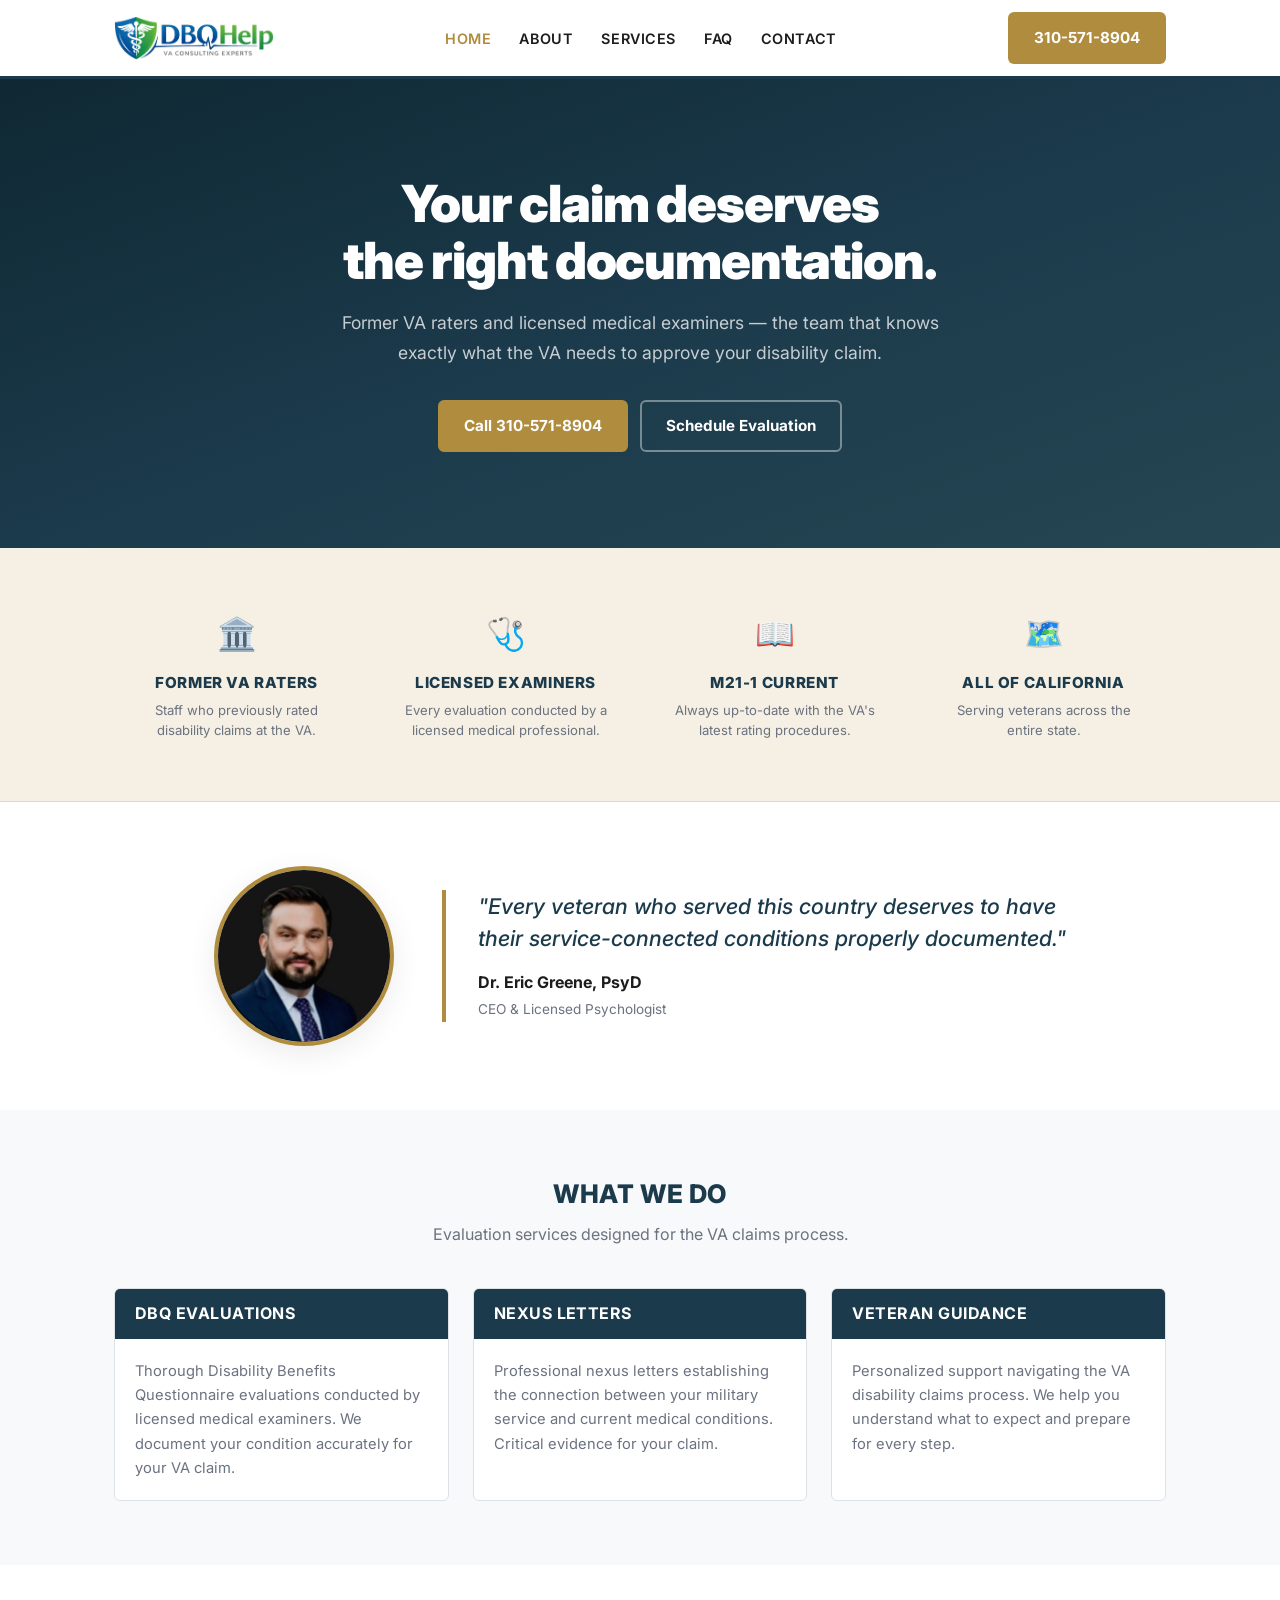
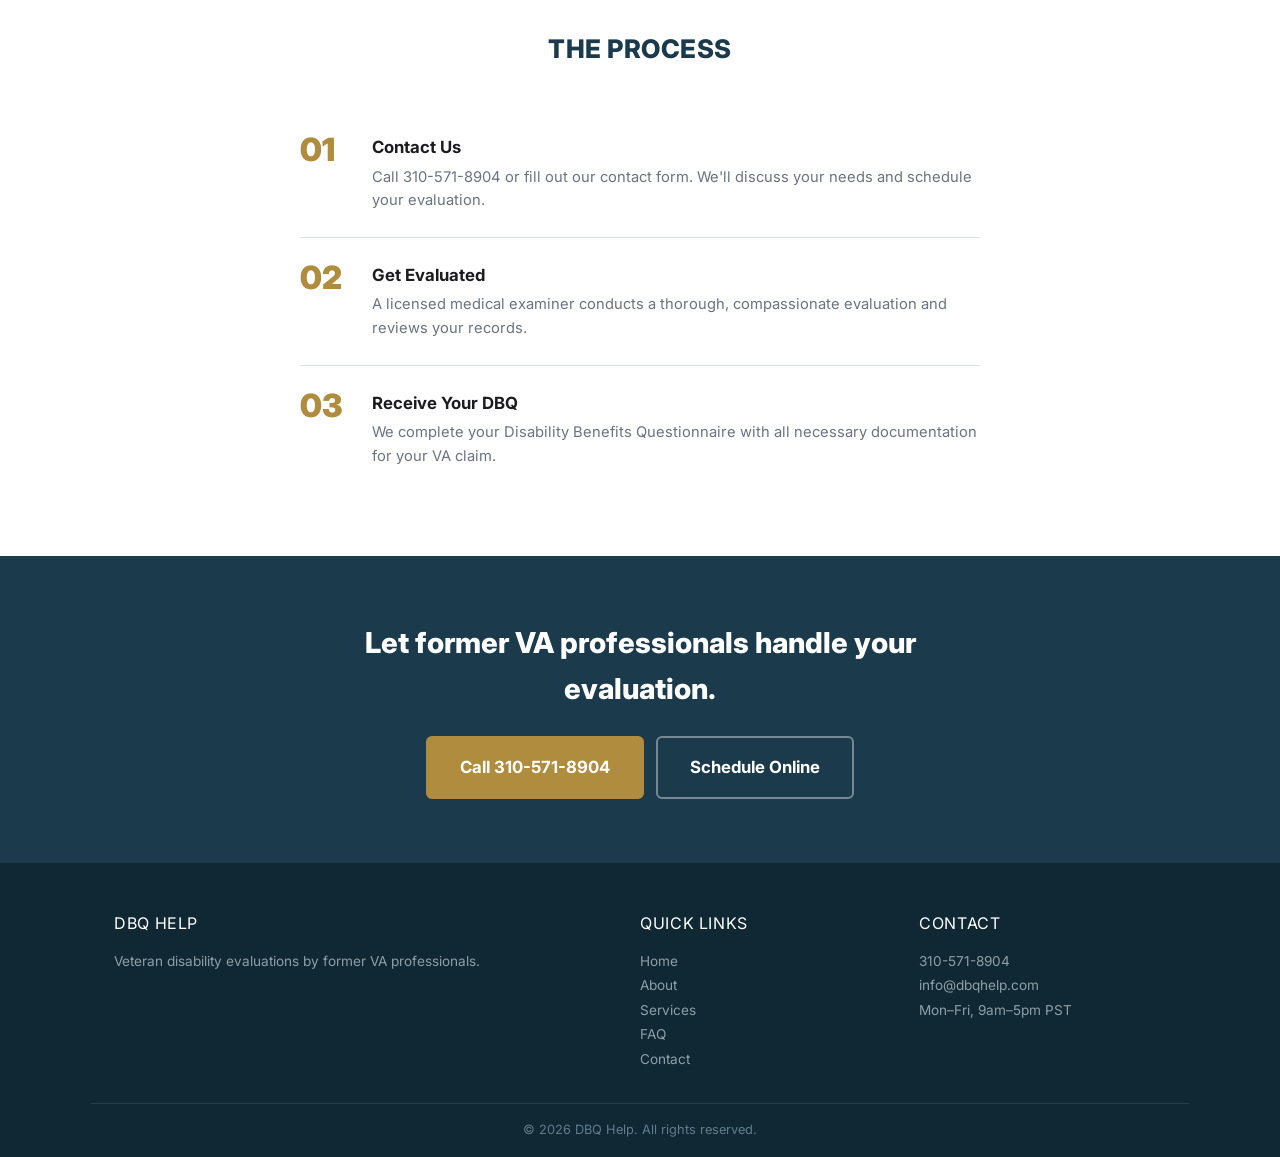
<file: index.html>
<!DOCTYPE html>
<html lang="en">
<head>
  <meta charset="UTF-8">
  <meta name="viewport" content="width=device-width, initial-scale=1.0">
  <title>DBQ Help — Expert Disability Evaluations for California Veterans</title>
  <meta name="description" content="Licensed medical examiners helping California veterans with DBQ evaluations, nexus letters, and VA disability claims. Former VA raters on staff.">
  <meta name="geo.region" content="US-CA">
  <meta name="geo.placename" content="Sacramento, California">
  <link rel="icon" href="favicon.ico">
  <link rel="apple-touch-icon" href="apple-touch-icon.png">
  <link rel="canonical" href="https://dbqhelp.com/">
  <script type="application/ld+json">{
    "@context": "https://schema.org",
    "@type": "MedicalBusiness",
    "name": "DBQ Help",
    "url": "https://dbqhelp.com",
    "telephone": "+1-310-571-8904",
    "email": "info@dbqhelp.com",
    "areaServed": { "@type": "State", "name": "California" },
    "description": "Expert DBQ evaluations and nexus letters for California veterans by former VA professionals."
  }</script>
  <link href="https://fonts.googleapis.com/css2?family=Inter:wght@400;500;600;700;800;900&display=swap" rel="stylesheet">
  <link href="cup-bundle.css" rel="stylesheet">
  <link href="cup.css" rel="stylesheet">
  <link href="dbq-b.css" rel="stylesheet">
  <script src="cup.js" type="module"></script>
</head>
<body>

  <a href="#main" class="skip-link">Skip to main content</a>

  <!-- Header: Navy thick bottom border -->
  <header class="site-header">
    <div class="site-header__inner container">
      <a href="index.html" class="site-header__logo" aria-label="DBQ Help Home">
        <img src="logo.png" alt="DBQ Help" height="48">
      </a>
      <nav class="site-header__nav" aria-label="Main navigation">
        <a href="index.html" aria-current="page">Home</a>
        <a href="about.html">About</a>
        <a href="services.html">Services</a>
        <a href="faq.html">FAQ</a>
        <a href="contact.html">Contact</a>
      </nav>
      <a href="tel:+13105718904" class="site-header__phone btn btn--gold-sm">310-571-8904</a>
    </div>
  </header>

  <main id="main">

    <!-- HERO B: Full-width dark, bold type, NO photo -->
    <section class="hero" aria-labelledby="hero-heading">
      <div class="hero__inner container">
        <h1 id="hero-heading">Your claim deserves<br>the right documentation.</h1>
        <p class="hero__sub">Former VA raters and licensed medical examiners — the team that knows exactly what the VA needs to approve your disability claim.</p>
        <div class="hero__actions">
          <a href="tel:+13105718904" class="btn btn--gold">Call 310-571-8904</a>
          <a href="contact.html" class="btn btn--outline-light">Schedule Evaluation</a>
        </div>
      </div>
    </section>

    <!-- UNIQUE TO B: Credential badges -->
    <section class="credentials" aria-label="Our credentials">
      <div class="credentials__inner container">
        <div class="credential">
          <div class="credential__icon">🏛️</div>
          <h3>Former VA Raters</h3>
          <p>Staff who previously rated disability claims at the VA.</p>
        </div>
        <div class="credential">
          <div class="credential__icon">🩺</div>
          <h3>Licensed Examiners</h3>
          <p>Every evaluation conducted by a licensed medical professional.</p>
        </div>
        <div class="credential">
          <div class="credential__icon">📖</div>
          <h3>M21-1 Current</h3>
          <p>Always up-to-date with the VA's latest rating procedures.</p>
        </div>
        <div class="credential">
          <div class="credential__icon">🗺️</div>
          <h3>All of California</h3>
          <p>Serving veterans across the entire state.</p>
        </div>
      </div>
    </section>

    <!-- Large pullquote with photo (unique style) -->
    <section class="pullquote" aria-label="From Dr. Greene">
      <div class="pullquote__inner container">
        <div class="pullquote__photo">
          <img src="img/dr-greene.png" alt="Dr. Eric Greene, PsyD" width="436" height="436">
        </div>
        <blockquote class="pullquote__text">
          <p>"Every veteran who served this country deserves to have their service-connected conditions properly documented."</p>
          <footer>
            <strong>Dr. Eric Greene, PsyD</strong>
            <span>CEO &amp; Licensed Psychologist</span>
          </footer>
        </blockquote>
      </div>
    </section>

    <!-- Services: dark header cards -->
    <section class="section section--alt" aria-labelledby="services-heading">
      <div class="container">
        <div class="section__header">
          <h2 id="services-heading">What We Do</h2>
          <p>Evaluation services designed for the VA claims process.</p>
        </div>
        <div class="card-grid">
          <div class="card">
            <div class="card__header">DBQ Evaluations</div>
            <p>Thorough Disability Benefits Questionnaire evaluations conducted by licensed medical examiners. We document your condition accurately for your VA claim.</p>
          </div>
          <div class="card">
            <div class="card__header">Nexus Letters</div>
            <p>Professional nexus letters establishing the connection between your military service and current medical conditions. Critical evidence for your claim.</p>
          </div>
          <div class="card">
            <div class="card__header">Veteran Guidance</div>
            <p>Personalized support navigating the VA disability claims process. We help you understand what to expect and prepare for every step.</p>
          </div>
        </div>
      </div>
    </section>

    <!-- Process: vertical stacked -->
    <section class="section" aria-labelledby="process-heading">
      <div class="container">
        <div class="section__header">
          <h2 id="process-heading">The Process</h2>
        </div>
        <div class="process">
          <div class="process__step">
            <div class="process__num">01</div>
            <div class="process__body">
              <h3>Contact Us</h3>
              <p>Call 310-571-8904 or fill out our contact form. We'll discuss your needs and schedule your evaluation.</p>
            </div>
          </div>
          <div class="process__step">
            <div class="process__num">02</div>
            <div class="process__body">
              <h3>Get Evaluated</h3>
              <p>A licensed medical examiner conducts a thorough, compassionate evaluation and reviews your records.</p>
            </div>
          </div>
          <div class="process__step">
            <div class="process__num">03</div>
            <div class="process__body">
              <h3>Receive Your DBQ</h3>
              <p>We complete your Disability Benefits Questionnaire with all necessary documentation for your VA claim.</p>
            </div>
          </div>
        </div>
      </div>
    </section>

    <!-- CTA: bold navy -->
    <section class="cta" aria-labelledby="cta-heading">
      <div class="container">
        <h2 id="cta-heading">Let former VA professionals handle your evaluation.</h2>
        <div class="cta__actions">
          <a href="tel:+13105718904" class="btn btn--gold btn--lg">Call 310-571-8904</a>
          <a href="contact.html" class="btn btn--outline-light btn--lg">Schedule Online</a>
        </div>
      </div>
    </section>

  </main>

  <footer class="site-footer">
    <div class="site-footer__inner container">
      <div class="site-footer__col">
        <h3>DBQ Help</h3>
        <p>Veteran disability evaluations by former VA professionals.</p>
      </div>
      <div class="site-footer__col">
        <h3>Quick Links</h3>
        <a href="index.html">Home</a>
        <a href="about.html">About</a>
        <a href="services.html">Services</a>
        <a href="faq.html">FAQ</a>
        <a href="contact.html">Contact</a>
      </div>
      <div class="site-footer__col">
        <h3>Contact</h3>
        <p><a href="tel:+13105718904">310-571-8904</a></p>
        <p><a href="mailto:info@dbqhelp.com">info@dbqhelp.com</a></p>
        <p>Mon–Fri, 9am–5pm PST</p>
      </div>
    </div>
    <div class="site-footer__bottom"><p>&copy; 2026 DBQ Help. All rights reserved.</p></div>
  </footer>
  <script src="dbq-app.js"></script>
  <script async src="https://www.googletagmanager.com/gtag/js?id=G-XXXXXXXXXX"></script>
  <script>window.dataLayer=window.dataLayer||[];function gtag(){dataLayer.push(arguments)}gtag("js",new Date);gtag("config","G-XXXXXXXXXX")</script>
  <script>
  /* Cache-buster: reloads once when version.txt changes */
  (function(){
    if(navigator.userAgent.match(/bot|crawl|spider|slurp|Googlebot/i))return;
    fetch('version.txt',{cache:'no-store'}).then(function(r){return r.text()}).then(function(v){
      v=v.trim();var k='dbq_v';var old=localStorage.getItem(k);
      if(!old){localStorage.setItem(k,v);return}
      if(old!==v){localStorage.setItem(k,v);location.reload()}
    }).catch(function(){})
  })()
  </script>
</body>
</html>
</file>
<file: cup-bundle.css>
/* cup-core production bundle — single file, no @import waterfall */
/* Generated: 2026-04-17 — includes: reset, tokens, a11y, nano, micro, components, motion, responsive, print, light theme */
/* Excluded: dark.css (unused — site is light-only) */

/* Explicit layer order: cup-override LAST so dbq-theme.css overrides default theme */
@layer cup-reset, cup-tokens, cup-nano, cup-micro, cup-component, cup-motion, cup-theme, cup-override;

/* === reset.css === */
/* cup-core/reset.css — Minimal Reset
 * Opinionated defaults for consistent cross-browser rendering.
 * Does not fight the platform — just normalizes the gaps. */

@layer cup-reset {
  *,
  *::before,
  *::after {
    box-sizing: border-box;
  }

  * {
    margin: 0;
    padding: 0;
  }

  html {
    color-scheme: dark light;
    -webkit-text-size-adjust: 100%;
    -moz-text-size-adjust: 100%;
    text-size-adjust: 100%;
    -webkit-font-smoothing: antialiased;
    -moz-osx-font-smoothing: grayscale;
  }

  body {
    font-family: var(--cup-font-family);
    font-size: var(--cup-font-size-base);
    line-height: var(--cup-line-height);
    color: var(--cup-color-on-surface);
    background-color: var(--cup-color-surface);
  }

  img,
  picture,
  video,
  canvas,
  svg {
    display: block;
    max-width: 100%;
  }

  input,
  button,
  textarea,
  select {
    font: inherit;
    color: inherit;
  }

  button {
    cursor: pointer;
    border: none;
    background: none;
  }

  a {
    color: inherit;
    text-decoration: none;
  }

  ul,
  ol {
    list-style: none;
  }

  table {
    border-collapse: collapse;
    border-spacing: 0;
  }

  h1, h2, h3, h4, h5, h6 {
    font-size: inherit;
    font-weight: inherit;
  }

  fieldset {
    border: none;
  }

  /* Remove default summary marker */
  summary {
    cursor: pointer;
  }

  /* Hidden but accessible */
  .cup-sr-only {
    position: absolute;
    width: 1px;
    height: 1px;
    padding: 0;
    margin: -1px;
    overflow: hidden;
    clip: rect(0, 0, 0, 0);
    white-space: nowrap;
    border: 0;
  }
}


/* === tokens.css === */
/* cup-core/tokens.css — Design Tokens
 * All visual decisions as CSS custom properties.
 * Override at any scope to customize. */

@layer cup-tokens {
:root {
  /* ── Color: Semantic, not decorative ── */
  --cup-color-surface:      #1a1a2e;
  --cup-color-on-surface:   #e0e0e0;
  --cup-color-surface-alt:  #16213e;
  --cup-color-primary:      #4fc3f7;
  --cup-color-on-primary:   #000000;
  --cup-color-secondary:    #b0bec5;
  --cup-color-error:        #ef5350;
  --cup-color-on-error:     #ffffff;
  --cup-color-success:      #66bb6a;
  --cup-color-warning:      #ffa726;
  --cup-color-info:         #29b6f6;
  --cup-color-border:       #333333;
  --cup-color-focus:        #4fc3f7;
  --cup-color-disabled:     #555555;
  --cup-color-on-disabled:  #999999;
  --cup-color-placeholder:  #888888;

  /* ── Spacing: Consistent rhythm ── */
  --cup-space-2xs: 0.125rem;  /*  2px */
  --cup-space-xs:  0.25rem;   /*  4px */
  --cup-space-sm:  0.5rem;    /*  8px */
  --cup-space-md:  1rem;      /* 16px */
  --cup-space-lg:  1.5rem;    /* 24px */
  --cup-space-xl:  2rem;      /* 32px */
  --cup-space-2xl: 3rem;      /* 48px */

  /* ── Typography ── */
  --cup-font-family:       system-ui, -apple-system, 'Segoe UI', Roboto, sans-serif;
  --cup-font-family-mono:  ui-monospace, 'Cascadia Code', 'Fira Code', monospace;
  --cup-font-size-xs:   0.75rem;    /* 12px */
  --cup-font-size-sm:   0.875rem;   /* 14px */
  --cup-font-size-base: 1rem;       /* 16px */
  --cup-font-size-lg:   1.25rem;    /* 20px */
  --cup-font-size-xl:   1.5rem;     /* 24px */
  --cup-font-size-2xl:  2rem;       /* 32px */
  --cup-font-weight-normal: 400;
  --cup-font-weight-medium: 500;
  --cup-font-weight-bold:   700;
  --cup-line-height:        1.5;
  --cup-line-height-tight:  1.25;

  /* ── Shape ── */
  --cup-radius-sm:   4px;
  --cup-radius-md:   8px;
  --cup-radius-lg:   12px;
  --cup-radius-full: 9999px;

  /* ── Motion ── */
  --cup-transition-fast:   150ms ease;
  --cup-transition-normal: 250ms ease;
  --cup-transition-slow:   400ms ease;
  --cup-easing-spring:     cubic-bezier(.34, 1.56, .64, 1);
  --cup-easing-bounce:     cubic-bezier(.34, .66, .66, 1);
  --cup-easing-smooth:     cubic-bezier(.4, 0, .2, 1);

  /* ── Breakpoints (used via @media) ── */
  --cup-bp-sm:  640px;
  --cup-bp-md:  768px;
  --cup-bp-lg: 1024px;
  --cup-bp-xl: 1280px;

  /* ── Elevation ── */
  --cup-shadow-color: 0 0% 0%;
  --cup-shadow-sm:  0  1px  2px hsl(var(--cup-shadow-color) / 0.3);
  --cup-shadow-md:  0  4px  8px hsl(var(--cup-shadow-color) / 0.3);
  --cup-shadow-lg:  0  8px 24px hsl(var(--cup-shadow-color) / 0.3);
  --cup-shadow-xl:  0 16px 48px hsl(var(--cup-shadow-color) / 0.4);

  /* ── Touch Target ── */
  --cup-touch-min: 44px;

  /* ── Z-Index Scale ── */
  --cup-z-dropdown: 100;
  --cup-z-sticky:   200;
  --cup-z-overlay:  300;
  --cup-z-modal:    400;
  --cup-z-toast:    500;
}
} /* end @layer cup-tokens */


/* === a11y.css === */
/* cup-core/a11y.css — Accessibility Utilities
 * Focus rings, reduced motion, high contrast, screen reader helpers. */

@layer cup-nano {

  /* ── Focus Ring ── */
  :focus-visible {
    outline: 2px solid var(--cup-color-focus);
    outline-offset: 2px;
  }

  /* Remove outline for mouse users */
  :focus:not(:focus-visible) {
    outline: none;
  }

  /* ── Reduced Motion ── */
  @media (prefers-reduced-motion: reduce) {
    *,
    *::before,
    *::after {
      animation-duration: 0.01ms !important;
      animation-iteration-count: 1 !important;
      transition-duration: 0.01ms !important;
      scroll-behavior: auto !important;
    }
  }

  /* ── High Contrast ── */
  @media (forced-colors: active) {
    .cup-input {
      border: 1px solid ButtonText;
    }

    .cup-input:focus-visible {
      outline: 2px solid Highlight;
    }

    .cup-error {
      color: LinkText;
    }
  }

  /* ── Increased Contrast ── */
  @media (prefers-contrast: more) {
    :root {
      --cup-color-border: #666666;
      --cup-color-placeholder: #aaaaaa;
    }

    .cup-button {
      border-width: 2px;
    }

    .cup-input {
      border-width: 2px;
    }
  }

  /* ── Hit Fill ── */
  /* Stretch interactive element to fill flex/grid parent height.
   * Content stays centered. No sibling disruption.
   * Use on links, buttons, icons inside flex containers
   * where the visual element is smaller than the ideal hit area. */
  .cup-hit-fill {
    align-self: stretch;
    display: inline-flex;
    align-items: center;
  }

  /* ── Skip Link ── */
  .cup-skip-link {
    position: absolute;
    top: -100%;
    left: var(--cup-space-md);
    padding: var(--cup-space-sm) var(--cup-space-md);
    background: var(--cup-color-primary);
    color: var(--cup-color-on-primary);
    border-radius: var(--cup-radius-sm);
    z-index: var(--cup-z-toast);
    font-weight: var(--cup-font-weight-medium);
    text-decoration: none;
  }

  .cup-skip-link:focus {
    top: var(--cup-space-md);
  }
}


/* === css/nano.css === */
/* cup-core/css/nano.css — Nano Component Styles
 * Each nano is a single CSS concern: label, input, hint, error, icon, skeleton, divider.
 * These are the atoms everything else composes. */

/* @property must be top-level (not inside @layer) for percentage interpolation */
@property --cup-ripple-expand {
  syntax: '<percentage>';
  initial-value: 0%;
  inherits: false;
}

@layer cup-nano {

  /* ── Label ── */
  .cup-label {
    display: block;
    font-size: var(--cup-font-size-sm);
    font-weight: var(--cup-font-weight-medium);
    color: var(--cup-color-on-surface);
    margin-bottom: var(--cup-space-xs);
    line-height: var(--cup-line-height-tight);
  }



  /* ── Input ── */
  .cup-input {
    display: block;
    width: 100%;
    padding: var(--cup-space-sm) var(--cup-space-md);
    font-size: var(--cup-font-size-base);
    line-height: var(--cup-line-height);
    color: var(--cup-color-on-surface);
    background-color: var(--cup-color-surface);
    border: 1px solid var(--cup-color-border);
    border-radius: var(--cup-radius-sm);
    transition: border-color var(--cup-transition-fast),
                box-shadow var(--cup-transition-fast);
    outline: none;
  }

  .cup-input::placeholder {
    color: var(--cup-color-placeholder);
  }

  .cup-input:focus-visible {
    border-color: var(--cup-color-focus);
    box-shadow: 0 0 0 2px color-mix(in srgb, var(--cup-color-focus) 30%, transparent);
  }

  .cup-input[aria-invalid="true"] {
    border-color: var(--cup-color-error);
  }

  .cup-input[aria-invalid="true"]:focus-visible {
    box-shadow: 0 0 0 2px color-mix(in srgb, var(--cup-color-error) 30%, transparent);
  }

  .cup-input:disabled {
    background-color: var(--cup-color-disabled);
    color: var(--cup-color-on-disabled);
    cursor: not-allowed;
    opacity: 0.7;
  }

  .cup-input[readonly] {
    background-color: var(--cup-color-surface-alt);
    cursor: default;
  }

  /* Native select styling */
  select.cup-input {
    appearance: none;
    background-image: url("data:image/svg+xml,%3Csvg xmlns='http://www.w3.org/2000/svg' width='12' height='12' viewBox='0 0 12 12'%3E%3Cpath fill='%23888' d='M6 8L1 3h10z'/%3E%3C/svg%3E");
    background-repeat: no-repeat;
    background-position: right var(--cup-space-sm) center;
    padding-right: var(--cup-space-xl);
  }

  /* Textarea */
  textarea.cup-input {
    resize: vertical;
    min-height: 5rem;
  }

  /* ── Hint ── */
  .cup-hint {
    display: block;
    font-size: var(--cup-font-size-xs);
    color: var(--cup-color-secondary);
    margin-top: var(--cup-space-xs);
    line-height: var(--cup-line-height);
  }

  /* ── Error ── */
  .cup-error {
    display: block;
    font-size: var(--cup-font-size-xs);
    color: var(--cup-color-error);
    margin-top: var(--cup-space-xs);
    line-height: var(--cup-line-height);
  }



  /* ── Icon ── */
  .cup-icon {
    display: inline-flex;
    align-items: center;
    justify-content: center;
    width: 1.25em;
    height: 1.25em;
    flex-shrink: 0;
    vertical-align: middle;
  }

  .cup-icon svg {
    width: 100%;
    height: 100%;
    fill: currentColor;
  }

  .cup-icon[data-size="sm"] {
    width: 1em;
    height: 1em;
  }

  .cup-icon[data-size="lg"] {
    width: 1.5em;
    height: 1.5em;
  }

  /* ── Skeleton ── */
  .cup-skeleton {
    display: block;
    background: linear-gradient(
      90deg,
      var(--cup-color-border) 25%,
      var(--cup-color-surface-alt) 50%,
      var(--cup-color-border) 75%
    );
    background-size: 200% 100%;
    animation: cup-shimmer 1.5s ease-in-out infinite;
    border-radius: var(--cup-radius-sm);
    min-height: 1rem;
  }

  .cup-skeleton[data-variant="text"] {
    height: 1em;
    width: 80%;
    border-radius: var(--cup-radius-sm);
  }

  .cup-skeleton[data-variant="circle"] {
    width: 2.5rem;
    height: 2.5rem;
    border-radius: var(--cup-radius-full);
  }

  .cup-skeleton[data-variant="rect"] {
    height: 4rem;
    width: 100%;
  }

  @keyframes cup-shimmer {
    0%   { background-position: 200% 0; }
    100% { background-position: -200% 0; }
  }

  /* ── Divider ── */
  .cup-divider {
    border: none;
    border-top: 1px solid var(--cup-color-border);
    margin: var(--cup-space-md) 0;
  }

  .cup-divider[data-vertical] {
    border-top: none;
    border-left: 1px solid var(--cup-color-border);
    margin: 0 var(--cup-space-md);
    align-self: stretch;
    height: auto;
    width: 0;
  }

  /* ── Focus Ring (global) ── */
  :focus-visible {
    outline: 2px solid var(--cup-color-focus);
    outline-offset: 2px;
  }

  /* ── Effects ── */
  /* Clean entrance/exit/emphasis effects — data-attribute driven.
   * Usage: <div data-effect="fade-in">...</div>
   * All durations use transition tokens. All respect prefers-reduced-motion. */

  /* Entrance */
  @keyframes cup-fade-in {
    from { opacity: 0; }
    to   { opacity: 1; }
  }

  @keyframes cup-slide-up {
    from { opacity: 0; transform: translateY(0.5rem); }
    to   { opacity: 1; transform: translateY(0); }
  }

  @keyframes cup-scale-in {
    from { opacity: 0; transform: scale(0.9); }
    to   { opacity: 1; transform: scale(1); }
  }

  /* Exit */
  @keyframes cup-fade-out {
    from { opacity: 1; }
    to   { opacity: 0; }
  }

  @keyframes cup-slide-down {
    from { opacity: 1; transform: translateY(0); }
    to   { opacity: 0; transform: translateY(0.5rem); }
  }

  /* Emphasis */
  @keyframes cup-pulse {
    0%, 100% { opacity: 1; }
    50%      { opacity: 0.6; }
  }

  @keyframes cup-shake {
    0%, 100% { transform: translateX(0); }
    20%      { transform: translateX(-4px); }
    40%      { transform: translateX(4px); }
    60%      { transform: translateX(-2px); }
    80%      { transform: translateX(2px); }
  }

  /* Feedback — ripple wave (subtle lighten ring passes through the element)
   * Uses @property --cup-ripple-expand for smooth percentage interpolation.
   * White gradient + mix-blend-mode:overlay lightens the element's own colors
   * without adding a separate hue — invisible on background, visible on content.
   */
  @keyframes cup-ripple-wave {
    0%   { --cup-ripple-expand: 0%;   opacity: 1; }
    80%  { opacity: 0.5; }
    100% { --cup-ripple-expand: 100%; opacity: 0; }
  }

  [data-effect="ripple"] {
    position: relative;
    overflow: hidden;
  }

  [data-effect="ripple"]::after {
    content: '';
    position: absolute;
    inset: -50%;
    pointer-events: none;
    border-radius: inherit;
    background: radial-gradient(
      circle at center,
      transparent calc(var(--cup-ripple-expand) - 6%),
      rgba(255, 255, 255, 0.08) calc(var(--cup-ripple-expand) - 3%),
      rgba(255, 255, 255, 0.18) var(--cup-ripple-expand),
      rgba(255, 255, 255, 0.08) calc(var(--cup-ripple-expand) + 3%),
      transparent calc(var(--cup-ripple-expand) + 6%),
      transparent 100%
    );
    animation: cup-ripple-wave 1.4s ease-out both;
    mix-blend-mode: overlay;
  }

  /* Data-attribute activation */
  [data-effect="fade-in"]    { animation: cup-fade-in   250ms ease both; }
  [data-effect="slide-up"]   { animation: cup-slide-up  250ms ease both; }
  [data-effect="scale-in"]   { animation: cup-scale-in  250ms ease both; }
  [data-effect="fade-out"]   { animation: cup-fade-out  250ms ease both; }
  [data-effect="slide-down"] { animation: cup-slide-down 250ms ease both; }
  [data-effect="pulse"]      { animation: cup-pulse 1s ease infinite; }
  [data-effect="shake"]      { animation: cup-shake 400ms ease; }

  /* Speed modifiers */
  [data-effect-speed="fast"] { animation-duration: 150ms; }
  [data-effect-speed="slow"] { animation-duration: 400ms; }

  /* Delay modifiers */
  [data-effect-delay="100"] { animation-delay: 100ms; }
  [data-effect-delay="200"] { animation-delay: 200ms; }
  [data-effect-delay="300"] { animation-delay: 300ms; }
  [data-effect-delay="500"] { animation-delay: 500ms; }

  /* ── Powered-by attribution ── */
  cup-powered-by {
    display: block;
    margin-top: var(--cup-space-xs);
    transition: opacity var(--cup-transition-normal);
  }
  .cup-powered-by {
    font-size: 0.65rem;
    opacity: 0.5;
    transition: opacity var(--cup-transition-fast);
  }
  .cup-powered-by:hover {
    opacity: 0.7;
  }
  .cup-powered-by__link {
    color: inherit;
    font-size: inherit;
    line-height: inherit;
    text-decoration: none;
  }
  .cup-powered-by__link:hover {
    text-decoration: underline;
  }
  .cup-powered-by__sol {
    cursor: pointer;
    transition: opacity var(--cup-transition-fast);
  }
  .cup-powered-by__sol:hover,
  .cup-powered-by__sol:focus-visible {
    opacity: 1;
    text-decoration: underline;
  }

  /* ── Theme Picker ── */
  cup-theme-picker {
    display: inline-block;
  }
  .cup-theme-picker__trigger {
    cursor: pointer;
    font-size: inherit;
    opacity: 0.4;
    transition: opacity var(--cup-transition-fast);
    user-select: none;
  }
  .cup-theme-picker__trigger:hover,
  .cup-theme-picker__trigger:focus-visible {
    opacity: 0.8;
  }
  .cup-tp__backdrop {
    display: none; /* kept for backward compat but no longer used */
  }
  .cup-tp {
    position: fixed;
    top: 60px;
    right: var(--cup-space-md);
    width: 340px;
    max-height: 85vh;
    overflow-y: auto;
    display: flex;
    flex-direction: column;
    background: var(--cup-color-surface);
    color: var(--cup-color-on-surface);
    border: 1px solid var(--cup-color-border);
    border-radius: var(--cup-radius-md);
    box-shadow: var(--cup-shadow-lg);
    z-index: 2147483647;
    font-size: var(--cup-font-size-sm);
    resize: none;
  }
  .cup-tp__header {
    display: flex;
    justify-content: space-between;
    align-items: center;
    padding: var(--cup-space-xs) var(--cup-space-sm);
    border-bottom: 1px solid var(--cup-color-border);
    user-select: none;
  }
  .cup-tp__drag-handle { cursor: grab; }
  .cup-tp__drag-handle:active { cursor: grabbing; }
  .cup-tp__title {
    font-weight: 700;
    font-size: var(--cup-font-size-sm);
    white-space: nowrap;
  }
  .cup-tp__header-btns {
    display: flex;
    gap: var(--cup-space-2xs);
  }
  .cup-tp__minimize,
  .cup-tp__close {
    background: none;
    border: none;
    color: var(--cup-color-on-surface);
    font-size: var(--cup-font-size-lg);
    cursor: pointer;
    line-height: 1;
    padding: 0 var(--cup-space-2xs);
    opacity: 0.6;
  }
  .cup-tp__minimize:hover,
  .cup-tp__close:hover { opacity: 1; }

  /* ── Tabs ── */
  .cup-tp__tabs {
    display: flex;
    border-bottom: 1px solid var(--cup-color-border);
  }
  .cup-tp__tab {
    flex: 1;
    padding: var(--cup-space-xs);
    font-size: var(--cup-font-size-xs);
    font-family: inherit;
    background: none;
    border: none;
    border-bottom: 2px solid transparent;
    color: var(--cup-color-on-surface);
    cursor: pointer;
    opacity: 0.6;
    transition: opacity var(--cup-transition-fast), border-color var(--cup-transition-fast);
    white-space: nowrap;
  }
  .cup-tp__tab:hover { opacity: 0.9; }
  .cup-tp__tab--active {
    opacity: 1;
    border-bottom-color: var(--cup-color-primary);
    font-weight: 600;
  }
  .cup-tp__tab-body {
    flex: 1;
    overflow-y: auto;
    padding: var(--cup-space-sm);
    display: flex;
    flex-direction: column;
    gap: var(--cup-space-sm);
  }
  .cup-tp__tab-content {
    display: flex;
    flex-direction: column;
    gap: var(--cup-space-sm);
  }

  /* ── Resize handle ── */
  .cup-tp__resize-handle {
    text-align: right;
    padding: 0 var(--cup-space-2xs);
    font-size: 10px;
    cursor: nwse-resize;
    opacity: 0.3;
    user-select: none;
    line-height: 1;
  }
  .cup-tp__resize-handle:hover { opacity: 0.7; }
  .cup-tp__section-title {
    font-weight: 600;
    font-size: var(--cup-font-size-xs);
    text-transform: uppercase;
    letter-spacing: 0.05em;
    opacity: 0.6;
    margin-bottom: var(--cup-space-xs);
  }
  .cup-tp__presets {
    display: grid;
    grid-template-columns: 1fr 1fr;
    gap: var(--cup-space-xs);
  }
  .cup-tp__preset {
    display: flex;
    flex-direction: column;
    align-items: center;
    gap: var(--cup-space-2xs);
    padding: var(--cup-space-xs);
    background: var(--cup-color-surface-alt);
    border: 1px solid var(--cup-color-border);
    border-radius: var(--cup-radius-sm);
    cursor: pointer;
    transition: border-color var(--cup-transition-fast);
    color: var(--cup-color-on-surface);
    font-family: inherit;
  }
  .cup-tp__preset:hover {
    border-color: var(--cup-color-primary);
  }
  .cup-tp__preset--active {
    border-color: var(--cup-color-primary);
    box-shadow: 0 0 0 1px var(--cup-color-primary);
  }
  .cup-tp__preset-swatches {
    display: flex;
    gap: 2px;
  }
  .cup-tp__preset-dot {
    width: 14px;
    height: 14px;
    border-radius: var(--cup-radius-full);
    border: 1px solid rgba(128,128,128,0.3);
  }
  .cup-tp__preset-name {
    font-size: var(--cup-font-size-xs);
    white-space: nowrap;
  }
  .cup-tp__colors {
    display: grid;
    grid-template-columns: 1fr 1fr;
    gap: var(--cup-space-xs);
  }
  .cup-tp__color-row {
    display: flex;
    align-items: center;
    gap: var(--cup-space-xs);
    cursor: pointer;
  }
  .cup-tp__swatch {
    width: 28px;
    height: 28px;
    border: 1px solid var(--cup-color-border);
    border-radius: var(--cup-radius-sm);
    padding: 0;
    cursor: pointer;
    flex-shrink: 0;
  }
  .cup-tp__color-label {
    font-size: var(--cup-font-size-xs);
  }
  .cup-tp__actions {
    display: flex;
    gap: var(--cup-space-xs);
    flex-wrap: wrap;
  }
  .cup-tp__btn {
    flex: 1;
    min-width: 0;
    padding: var(--cup-space-xs) var(--cup-space-sm);
    font-size: var(--cup-font-size-xs);
    font-family: inherit;
    border: 1px solid var(--cup-color-border);
    border-radius: var(--cup-radius-sm);
    background: var(--cup-color-surface-alt);
    color: var(--cup-color-on-surface);
    cursor: pointer;
    transition: background var(--cup-transition-fast);
    white-space: nowrap;
  }
  .cup-tp__btn:hover {
    background: var(--cup-color-primary);
    color: var(--cup-color-on-primary);
    border-color: var(--cup-color-primary);
  }
  /* Advanced Settings */
  .cup-tp__adv-toggle {
    display: flex;
    align-items: center;
    gap: var(--cup-space-xs);
    width: 100%;
    padding: var(--cup-space-xs) 0;
    margin-top: var(--cup-space-xs);
    font-size: var(--cup-font-size-xs);
    font-family: inherit;
    color: var(--cup-color-on-surface);
    background: none;
    border: none;
    border-top: 1px solid var(--cup-color-border);
    cursor: pointer;
    opacity: 0.7;
    transition: opacity var(--cup-transition-fast);
  }
  .cup-tp__adv-toggle:hover { opacity: 1; }
  .cup-tp__adv-arrow {
    display: inline-block;
    font-size: 0.6em;
    transition: transform var(--cup-transition-fast);
  }
  .cup-tp__adv-toggle[aria-expanded="true"] .cup-tp__adv-arrow {
    transform: rotate(90deg);
  }
  .cup-tp__adv-body {
    max-height: 200px;
    overflow-y: auto;
  }

  /* ── Inspector Tab ── */
  .cup-insp__controls {
    display: flex;
    align-items: center;
    gap: var(--cup-space-xs);
    flex-wrap: wrap;
  }
  .cup-insp__pick-btn {
    font-weight: 600;
  }
  .cup-insp__pick-btn--on {
    background: var(--cup-color-primary);
    color: var(--cup-color-on-primary);
    border-color: var(--cup-color-primary);
  }
  .cup-insp__multi-label {
    font-size: var(--cup-font-size-xs);
    display: flex;
    align-items: center;
    gap: var(--cup-space-2xs);
    cursor: pointer;
  }
  .cup-insp__content {
    display: flex;
    flex-direction: column;
    gap: var(--cup-space-xs);
  }
  .cup-insp__empty {
    font-size: var(--cup-font-size-xs);
    opacity: 0.5;
    text-align: center;
    padding: var(--cup-space-md) 0;
  }
  .cup-insp__meta {
    font-size: var(--cup-font-size-xs);
    opacity: 0.7;
  }
  .cup-insp__section {
    display: flex;
    flex-direction: column;
    gap: var(--cup-space-2xs);
  }
  .cup-insp__props {
    display: flex;
    flex-direction: column;
    gap: 1px;
  }
  .cup-insp__prop {
    display: flex;
    align-items: center;
    gap: var(--cup-space-2xs);
    font-size: 11px;
    padding: 2px 0;
  }
  .cup-insp__prop-name {
    min-width: 100px;
    flex-shrink: 0;
    opacity: 0.7;
    font-family: monospace;
    font-size: 10px;
  }
  .cup-insp__prop-value {
    flex: 1;
    min-width: 0;
    background: var(--cup-color-surface-alt);
    border: 1px solid transparent;
    border-radius: var(--cup-radius-sm);
    color: var(--cup-color-on-surface);
    font-family: monospace;
    font-size: 10px;
    padding: 2px 4px;
  }
  .cup-insp__prop-value:focus {
    border-color: var(--cup-color-primary);
    outline: none;
  }
  .cup-insp__prop-value--mod {
    color: #ff9800;
    border-color: #ff9800;
  }
  .cup-insp__prop-token {
    font-size: 9px;
    background: var(--cup-color-surface-alt);
    border-radius: var(--cup-radius-sm);
    padding: 1px 4px;
    color: var(--cup-color-primary);
    cursor: pointer;
    white-space: nowrap;
    flex-shrink: 0;
  }
  .cup-insp__prop-token:hover {
    text-decoration: underline;
  }
  .cup-insp__note-wrap {
    display: flex;
    flex-direction: column;
    gap: var(--cup-space-2xs);
    margin-top: var(--cup-space-xs);
    border-top: 1px solid var(--cup-color-border);
    padding-top: var(--cup-space-xs);
  }
  .cup-insp__note {
    width: 100%;
    font-family: inherit;
    font-size: var(--cup-font-size-xs);
    background: var(--cup-color-surface-alt);
    border: 1px solid var(--cup-color-border);
    border-radius: var(--cup-radius-sm);
    color: var(--cup-color-on-surface);
    padding: var(--cup-space-2xs) var(--cup-space-xs);
    resize: vertical;
  }
  .cup-insp__note:focus {
    border-color: var(--cup-color-primary);
    outline: none;
  }

  /* ── Selections Tab ── */
  .cup-sel__list {
    display: flex;
    flex-direction: column;
    gap: var(--cup-space-xs);
    max-height: 50vh;
    overflow-y: auto;
  }
  .cup-sel__entry {
    background: var(--cup-color-surface-alt);
    border: 1px solid var(--cup-color-border);
    border-radius: var(--cup-radius-sm);
    padding: var(--cup-space-xs);
    display: flex;
    flex-direction: column;
    gap: 2px;
  }
  .cup-sel__entry-header {
    display: flex;
    align-items: center;
    gap: var(--cup-space-2xs);
    cursor: pointer;
  }
  .cup-sel__entry-num {
    width: 18px;
    height: 18px;
    border-radius: 50%;
    background: #ff9800;
    color: #000;
    font-size: 10px;
    font-weight: 700;
    display: flex;
    align-items: center;
    justify-content: center;
    flex-shrink: 0;
  }
  .cup-sel__entry-selector {
    flex: 1;
    font-family: monospace;
    font-size: 11px;
    overflow: hidden;
    text-overflow: ellipsis;
    white-space: nowrap;
  }
  .cup-sel__entry-remove {
    background: none;
    border: none;
    color: var(--cup-color-on-surface);
    font-size: var(--cup-font-size-base);
    cursor: pointer;
    opacity: 0.5;
    padding: 0 2px;
    line-height: 1;
  }
  .cup-sel__entry-remove:hover { opacity: 1; color: var(--cup-color-error); }
  .cup-sel__entry-summary {
    font-size: 10px;
    opacity: 0.6;
    font-family: monospace;
    overflow: hidden;
    text-overflow: ellipsis;
    white-space: nowrap;
  }
  .cup-sel__entry-note {
    font-size: var(--cup-font-size-xs);
    font-style: italic;
    opacity: 0.8;
  }
  .cup-sel__entry-edits {
    font-size: 10px;
    color: #ff9800;
    font-family: monospace;
  }
}


/* === css/micro.css === */
/* cup-core/css/micro.css — Micro Component Styles
 * Composed layouts for field groups, buttons, toggles, badges, chips. */

@layer cup-micro {

  /* ── Custom Element Hosts ──
   * Light-DOM cup elements render styled children inside unstyled hosts.
   * These rules give the host element the same geometry so effects
   * (trace, ripple, enchant) and layout work against the real shape. */
  cup-badge {
    display: inline-flex;
    border-radius: var(--cup-radius-full);
  }

  cup-chip {
    display: inline-flex;
    border-radius: var(--cup-radius-full);
  }

  cup-button {
    display: inline-flex;
    border-radius: var(--cup-radius-sm);
  }

  cup-button[rounded] {
    border-radius: var(--cup-radius-full);
  }

  cup-button[round] {
    border-radius: var(--cup-radius-full);
  }

  cup-toast {
    display: block;
  }

  cup-stepper {
    display: block;
    width: 100%;
  }

  cup-progress {
    display: block;
    width: 100%;
  }

  /* ── Field (wrapper for label + input + hint + error) ── */
  .cup-field {
    display: flex;
    flex-direction: column;
    gap: 0;
    margin-bottom: var(--cup-space-md);
  }

  /* ── Button ── */
  .cup-button {
    display: inline-flex;
    align-items: center;
    justify-content: center;
    gap: var(--cup-space-sm);
    padding: var(--cup-space-sm) var(--cup-space-lg);
    font-size: var(--cup-font-size-base);
    font-weight: var(--cup-font-weight-medium);
    line-height: var(--cup-line-height-tight);
    border: 1px solid transparent;
    border-radius: var(--cup-radius-sm);
    cursor: pointer;
    transition: background-color var(--cup-transition-fast),
                border-color var(--cup-transition-fast),
                color var(--cup-transition-fast),
                box-shadow var(--cup-transition-fast);
    text-decoration: none;
    white-space: nowrap;
  }

  .cup-button:focus-visible {
    outline: 2px solid var(--cup-color-focus);
    outline-offset: 2px;
  }

  .cup-button:disabled,
  .cup-button[data-loading] {
    cursor: not-allowed;
    opacity: 0.6;
    pointer-events: none;
  }

  /* Primary */
  .cup-button--primary {
    background-color: var(--cup-color-primary);
    color: var(--cup-color-on-primary);
  }

  .cup-button--primary:hover:not(:disabled) {
    filter: brightness(1.1);
  }

  /* Secondary */
  .cup-button--secondary {
    background-color: transparent;
    color: var(--cup-color-on-surface);
    border-color: var(--cup-color-border);
  }

  .cup-button--secondary:hover:not(:disabled) {
    background-color: var(--cup-color-surface-alt);
  }

  /* Ghost */
  .cup-button--ghost {
    background: transparent;
    color: var(--cup-color-on-surface);
  }

  .cup-button--ghost:hover:not(:disabled) {
    background-color: var(--cup-color-surface-alt);
  }

  /* Danger */
  .cup-button--danger {
    background-color: var(--cup-color-error);
    color: var(--cup-color-on-error);
  }

  .cup-button--danger:hover:not(:disabled) {
    filter: brightness(1.1);
  }

  /* Sizes */
  .cup-button--sm {
    padding: var(--cup-space-xs) var(--cup-space-md);
    font-size: var(--cup-font-size-sm);
  }

  .cup-button--lg {
    padding: var(--cup-space-md) var(--cup-space-xl);
    font-size: var(--cup-font-size-lg);
  }

  /* Rounded variants */
  .cup-button--rounded {
    border-radius: var(--cup-radius-full);
  }

  .cup-button--round {
    border-radius: var(--cup-radius-full);
    width: 2.5rem;
    height: 2.5rem;
    padding: 0;
  }

  .cup-button--round.cup-button--sm {
    width: 2rem;
    height: 2rem;
  }

  .cup-button--round.cup-button--lg {
    width: 3rem;
    height: 3rem;
  }

  /* Loading spinner */
  .cup-button[data-loading]::before {
    content: '';
    width: 1em;
    height: 1em;
    border: 2px solid currentColor;
    border-top-color: transparent;
    border-radius: var(--cup-radius-full);
    animation: cup-spin 0.6s linear infinite;
  }

  @keyframes cup-spin {
    to { transform: rotate(360deg); }
  }

  /* ── Toggle ── */
  .cup-toggle {
    display: inline-flex;
    align-items: center;
    gap: var(--cup-space-sm);
    cursor: pointer;
    border: none;
    background: none;
    padding: 0;
    font: inherit;
    color: inherit;
  }

  .cup-toggle___track {
    position: relative;
    width: 2.5rem;
    height: 1.375rem;
    background-color: var(--cup-color-border);
    border-radius: var(--cup-radius-full);
    transition: background-color var(--cup-transition-fast);
  }

  .cup-toggle___thumb {
    position: absolute;
    top: 2px;
    left: 2px;
    width: 1.125rem;
    height: 1.125rem;
    background-color: var(--cup-color-on-surface);
    border-radius: var(--cup-radius-full);
    transition: transform var(--cup-transition-fast);
    will-change: transform;
  }

  .cup-toggle[aria-checked="true"] .cup-toggle___track {
    background-color: var(--cup-color-primary);
  }

  .cup-toggle[aria-checked="true"] .cup-toggle___thumb {
    transform: translateX(1.125rem);
  }

  /* ── Badge ── */
  .cup-badge {
    display: inline-flex;
    align-items: center;
    padding: var(--cup-space-2xs) var(--cup-space-sm);
    font-size: var(--cup-font-size-xs);
    font-weight: var(--cup-font-weight-medium);
    border-radius: var(--cup-radius-full);
    line-height: 1;
    white-space: nowrap;
  }

  .cup-badge--default {
    background-color: var(--cup-color-surface-alt);
    color: var(--cup-color-on-surface);
  }

  .cup-badge--success {
    background-color: color-mix(in srgb, var(--cup-color-success) 20%, transparent);
    color: var(--cup-color-success);
  }

  .cup-badge--error {
    background-color: color-mix(in srgb, var(--cup-color-error) 20%, transparent);
    color: var(--cup-color-error);
  }

  .cup-badge--warning {
    background-color: color-mix(in srgb, var(--cup-color-warning) 20%, transparent);
    color: var(--cup-color-warning);
  }

  .cup-badge--info {
    background-color: color-mix(in srgb, var(--cup-color-info) 20%, transparent);
    color: var(--cup-color-info);
  }

  /* ── Chip ── */
  .cup-chip {
    display: inline-flex;
    align-items: center;
    gap: var(--cup-space-xs);
    padding: var(--cup-space-xs) var(--cup-space-sm);
    font-size: var(--cup-font-size-sm);
    background-color: var(--cup-color-surface-alt);
    color: var(--cup-color-on-surface);
    border: 1px solid var(--cup-color-border);
    border-radius: var(--cup-radius-full);
    line-height: 1;
    white-space: nowrap;
  }

  .cup-chip___remove {
    display: inline-flex;
    align-items: center;
    justify-content: center;
    width: 0.75em;
    height: 0.75em;
    border: none;
    background: none;
    color: var(--cup-color-secondary);
    cursor: pointer;
    border-radius: var(--cup-radius-full);
    font-size: inherit;
    padding: 0;
    line-height: 1;
  }

  .cup-chip___remove:hover {
    color: var(--cup-color-error);
    background-color: color-mix(in srgb, var(--cup-color-error) 15%, transparent);
  }

  /* ── Checkbox ── */
  .cup-checkbox {
    display: inline-flex;
    align-items: center;
    gap: var(--cup-space-sm);
    cursor: pointer;
    margin-bottom: var(--cup-space-sm);
  }

  .cup-checkbox input[type="checkbox"] {
    width: 1.125rem;
    height: 1.125rem;
    accent-color: var(--cup-color-primary);
    cursor: pointer;
    flex-shrink: 0;
  }

  /* ── Radio Group ── */
  .cup-radio-group {
    display: flex;
    flex-direction: column;
    gap: var(--cup-space-sm);
    margin-bottom: var(--cup-space-md);
  }

  .cup-radio-group legend {
    font-size: var(--cup-font-size-sm);
    font-weight: var(--cup-font-weight-medium);
    color: var(--cup-color-on-surface);
    margin-bottom: var(--cup-space-sm);
  }

  .cup-radio-group label {
    display: inline-flex;
    align-items: center;
    gap: var(--cup-space-sm);
    cursor: pointer;
  }

  .cup-radio-group input[type="radio"] {
    width: 1.125rem;
    height: 1.125rem;
    accent-color: var(--cup-color-primary);
    cursor: pointer;
    flex-shrink: 0;
  }

  /* ── Character Count (for textarea) ── */
  .cup-char-count {
    font-size: var(--cup-font-size-xs);
    color: var(--cup-color-secondary);
    text-align: right;
    margin-top: var(--cup-space-2xs);
  }

  .cup-char-count[data-over] {
    color: var(--cup-color-error);
  }
}


/* === css/components.css === */
/* cup-core/css/components.css — Component (Organism) Styles
 * Card, Modal, Toast, Navigation, AppShell, DataTable, Accordion, Tabs, FormSection. */

@layer cup-component {

  /* ── Card ── */
  .cup-card {
    background-color: var(--cup-color-surface-alt);
    border: 1px solid var(--cup-color-border);
    border-radius: var(--cup-radius-md);
    overflow: hidden;
    contain: layout style;
  }

  .cup-card___header {
    padding: var(--cup-space-md) var(--cup-space-lg);
    border-bottom: 1px solid var(--cup-color-border);
    font-weight: var(--cup-font-weight-medium);
  }

  .cup-card___body {
    padding: var(--cup-space-lg);
  }

  .cup-card___footer {
    padding: var(--cup-space-md) var(--cup-space-lg);
    border-top: 1px solid var(--cup-color-border);
    display: flex;
    gap: var(--cup-space-sm);
    justify-content: flex-end;
  }

  /* ── Modal ── */
  .cup-modal {
    border: none;
    border-radius: var(--cup-radius-lg);
    background-color: var(--cup-color-surface);
    color: var(--cup-color-on-surface);
    padding: 0;
    max-width: min(90vw, 32rem);
    width: 100%;
    box-shadow: var(--cup-shadow-xl);
  }

  .cup-modal::backdrop {
    background: rgba(0, 0, 0, 0.6);
  }

  .cup-modal___header {
    display: flex;
    align-items: center;
    justify-content: space-between;
    padding: var(--cup-space-md) var(--cup-space-lg);
    border-bottom: 1px solid var(--cup-color-border);
    font-weight: var(--cup-font-weight-bold);
  }

  .cup-modal___close {
    display: inline-flex;
    align-items: center;
    justify-content: center;
    width: 2rem;
    height: 2rem;
    border: none;
    background: transparent;
    color: var(--cup-color-secondary);
    border-radius: var(--cup-radius-sm);
    cursor: pointer;
    font-size: var(--cup-font-size-lg);
  }

  .cup-modal___close:hover {
    background-color: var(--cup-color-surface-alt);
  }

  .cup-modal___body {
    padding: var(--cup-space-lg);
  }

  .cup-modal___footer {
    padding: var(--cup-space-md) var(--cup-space-lg);
    border-top: 1px solid var(--cup-color-border);
    display: flex;
    gap: var(--cup-space-sm);
    justify-content: flex-end;
  }

  /* ── Toast ── */
  .cup-toast {
    display: flex;
    align-items: center;
    gap: var(--cup-space-sm);
    padding: var(--cup-space-sm) var(--cup-space-md);
    border-radius: var(--cup-radius-md);
    background-color: var(--cup-color-surface-alt);
    color: var(--cup-color-on-surface);
    border: 1px solid var(--cup-color-border);
    box-shadow: var(--cup-shadow-md);
    font-size: var(--cup-font-size-sm);
    max-width: 24rem;
  }

  .cup-toast--success { border-left: 3px solid var(--cup-color-success); }
  .cup-toast--error   { border-left: 3px solid var(--cup-color-error); }
  .cup-toast--warning { border-left: 3px solid var(--cup-color-warning); }
  .cup-toast--info    { border-left: 3px solid var(--cup-color-info); }

  .cup-toast___message {
    flex: 1;
  }

  .cup-toast___close {
    display: inline-flex;
    align-items: center;
    justify-content: center;
    min-width: var(--cup-touch-min);
    min-height: var(--cup-touch-min);
    border: none;
    background: transparent;
    color: var(--cup-color-secondary);
    font-size: var(--cup-font-size-lg);
    cursor: pointer;
    border-radius: var(--cup-radius-sm);
    margin: calc(-1 * var(--cup-space-sm)) calc(-1 * var(--cup-space-sm)) calc(-1 * var(--cup-space-sm)) 0;
    transition: color var(--cup-transition-fast),
                background-color var(--cup-transition-fast);
  }

  .cup-toast___close:hover {
    color: var(--cup-color-on-surface);
    background-color: var(--cup-color-surface);
  }

  .cup-toast-container {
    position: fixed;
    bottom: var(--cup-space-lg);
    right: var(--cup-space-lg);
    display: flex;
    flex-direction: column-reverse;
    gap: var(--cup-space-sm);
    z-index: var(--cup-z-toast);
  }

  /* ── Navigation ── */
  .cup-nav {
    display: flex;
    gap: var(--cup-space-xs);
  }

  .cup-nav a,
  .cup-nav button {
    display: inline-flex;
    align-items: center;
    gap: var(--cup-space-xs);
    padding: var(--cup-space-sm) var(--cup-space-md);
    font-size: var(--cup-font-size-sm);
    color: var(--cup-color-secondary);
    border-radius: var(--cup-radius-sm);
    transition: background-color var(--cup-transition-fast),
                color var(--cup-transition-fast);
    text-decoration: none;
    border: none;
    background: none;
    cursor: pointer;
  }

  .cup-nav a:hover,
  .cup-nav button:hover {
    background-color: var(--cup-color-surface-alt);
    color: var(--cup-color-on-surface);
  }

  .cup-nav [aria-current="page"],
  .cup-nav [data-active] {
    background-color: var(--cup-color-surface-alt);
    color: var(--cup-color-primary);
    font-weight: var(--cup-font-weight-medium);
  }

  /* ── AppShell ── */
  .cup-shell {
    display: grid;
    grid-template-rows: auto 1fr auto;
    grid-template-columns: auto 1fr;
    min-height: 100vh;
  }

  .cup-shell___header {
    grid-column: 1 / -1;
    display: flex;
    align-items: center;
    gap: var(--cup-space-md);
    padding: var(--cup-space-sm) var(--cup-space-lg);
    background-color: var(--cup-color-surface-alt);
    border-bottom: 1px solid var(--cup-color-border);
  }

  .cup-shell___sidebar {
    padding: var(--cup-space-md);
    background-color: var(--cup-color-surface);
    border-right: 1px solid var(--cup-color-border);
    width: 16rem;
    overflow-y: auto;
  }

  .cup-shell___main {
    padding: var(--cup-space-lg);
    overflow-y: auto;
  }

  .cup-shell___footer {
    grid-column: 1 / -1;
    padding: var(--cup-space-md) var(--cup-space-lg);
    border-top: 1px solid var(--cup-color-border);
    font-size: var(--cup-font-size-sm);
    color: var(--cup-color-secondary);
  }

  /* ── Accordion (details/summary) ── */
  .cup-accordion {
    border: 1px solid var(--cup-color-border);
    border-radius: var(--cup-radius-md);
    overflow: hidden;
  }

  .cup-accordion details {
    border-bottom: 1px solid var(--cup-color-border);
  }

  .cup-accordion details:last-child {
    border-bottom: none;
  }

  .cup-accordion summary {
    padding: var(--cup-space-md) var(--cup-space-lg);
    font-weight: var(--cup-font-weight-medium);
    cursor: pointer;
    transition: background-color var(--cup-transition-fast);
    list-style: none;
    display: flex;
    align-items: center;
    justify-content: space-between;
  }

  .cup-accordion summary:hover {
    background-color: var(--cup-color-surface-alt);
  }

  .cup-accordion summary::after {
    content: '▸';
    transition: transform var(--cup-transition-fast);
  }

  .cup-accordion details[open] > summary::after {
    transform: rotate(90deg);
  }

  .cup-accordion___content {
    padding: var(--cup-space-md) var(--cup-space-lg);
    content-visibility: auto;
  }

  /* ── Tabs ── */
  .cup-tabs [role="tablist"] {
    display: flex;
    gap: 0;
    border-bottom: 1px solid var(--cup-color-border);
  }

  .cup-tabs [role="tab"] {
    padding: var(--cup-space-sm) var(--cup-space-md);
    font-size: var(--cup-font-size-sm);
    font-weight: var(--cup-font-weight-medium);
    color: var(--cup-color-secondary);
    border: none;
    background: none;
    cursor: pointer;
    border-bottom: 2px solid transparent;
    transition: color var(--cup-transition-fast),
                border-color var(--cup-transition-fast);
    margin-bottom: -1px;
  }

  .cup-tabs [role="tab"]:hover {
    color: var(--cup-color-on-surface);
  }

  .cup-tabs [role="tab"][aria-selected="true"] {
    color: var(--cup-color-primary);
    border-bottom-color: var(--cup-color-primary);
  }

  .cup-tabs [role="tabpanel"] {
    padding: var(--cup-space-lg) 0;
  }

  .cup-tabs [role="tabpanel"][hidden] {
    display: none;
  }

  /* ── DataTable ── */
  .cup-table {
    width: 100%;
    border: 1px solid var(--cup-color-border);
    border-radius: var(--cup-radius-md);
    overflow: hidden;
  }

  .cup-table table {
    width: 100%;
  }

  .cup-table th {
    text-align: left;
    padding: var(--cup-space-sm) var(--cup-space-md);
    font-size: var(--cup-font-size-sm);
    font-weight: var(--cup-font-weight-medium);
    color: var(--cup-color-secondary);
    background-color: var(--cup-color-surface-alt);
    border-bottom: 1px solid var(--cup-color-border);
    white-space: nowrap;
  }

  .cup-table td {
    padding: var(--cup-space-sm) var(--cup-space-md);
    font-size: var(--cup-font-size-sm);
    border-bottom: 1px solid var(--cup-color-border);
    vertical-align: middle;
  }

  .cup-table tr:last-child td {
    border-bottom: none;
  }

  .cup-table tr:hover td {
    background-color: var(--cup-color-surface-alt);
  }

  /* Sortable header */
  .cup-table th[aria-sort] {
    cursor: pointer;
    user-select: none;
  }

  .cup-table th[aria-sort]::after {
    content: ' ↕';
    color: var(--cup-color-placeholder);
    font-size: var(--cup-font-size-xs);
  }

  .cup-table th[aria-sort="ascending"]::after {
    content: ' ↑';
    color: var(--cup-color-primary);
  }

  .cup-table th[aria-sort="descending"]::after {
    content: ' ↓';
    color: var(--cup-color-primary);
  }

  /* ── FormSection ── */
  .cup-form-section {
    margin-bottom: var(--cup-space-xl);
  }

  .cup-form-section legend {
    font-size: var(--cup-font-size-lg);
    font-weight: var(--cup-font-weight-bold);
    color: var(--cup-color-on-surface);
    margin-bottom: var(--cup-space-md);
    padding-bottom: var(--cup-space-sm);
    border-bottom: 1px solid var(--cup-color-border);
    width: 100%;
  }

  /* ── Stepper ── */
  .cup-stepper {
    display: flex;
    align-items: center;
    gap: 0;
    width: 100%;
  }

  .cup-stepper___step {
    display: flex;
    align-items: center;
    gap: var(--cup-space-sm);
    cursor: pointer;
    flex-shrink: 0;
    padding: var(--cup-space-xs) var(--cup-space-sm);
    border-radius: var(--cup-radius-sm);
    transition: background-color var(--cup-transition-fast);
  }

  .cup-stepper___step:hover:not(.cup-stepper___step--disabled) {
    background-color: var(--cup-color-surface-alt);
  }

  .cup-stepper___step--disabled {
    cursor: not-allowed;
    opacity: 0.4;
  }

  .cup-stepper___indicator {
    display: inline-flex;
    align-items: center;
    justify-content: center;
    width: 2rem;
    height: 2rem;
    border-radius: var(--cup-radius-full);
    font-size: var(--cup-font-size-sm);
    font-weight: var(--cup-font-weight-bold);
    flex-shrink: 0;
    border: 2px solid var(--cup-color-border);
    color: var(--cup-color-secondary);
    background: transparent;
    transition: background-color var(--cup-transition-fast),
                border-color var(--cup-transition-fast),
                color var(--cup-transition-fast);
  }

  .cup-stepper___step--active .cup-stepper___indicator {
    background-color: var(--cup-color-primary);
    border-color: var(--cup-color-primary);
    color: var(--cup-color-on-primary);
  }

  .cup-stepper___step--completed .cup-stepper___indicator {
    background-color: var(--cup-color-success);
    border-color: var(--cup-color-success);
    color: #fff;
  }

  .cup-stepper___label {
    font-size: var(--cup-font-size-sm);
    font-weight: var(--cup-font-weight-medium);
    color: var(--cup-color-secondary);
    white-space: nowrap;
    transition: color var(--cup-transition-fast);
  }

  .cup-stepper___step--active .cup-stepper___label {
    color: var(--cup-color-primary);
    font-weight: var(--cup-font-weight-bold);
  }

  .cup-stepper___step--completed .cup-stepper___label {
    color: var(--cup-color-on-surface);
  }

  .cup-stepper___connector {
    flex: 1;
    height: 2px;
    min-width: var(--cup-space-md);
    background-color: var(--cup-color-border);
    transition: background-color var(--cup-transition-fast);
  }

  .cup-stepper___connector--completed {
    background-color: var(--cup-color-success);
  }

  /* ── Progress ── */
  .cup-progress {
    width: 100%;
    height: 8px;
    background-color: var(--cup-color-surface-alt);
    border-radius: var(--cup-radius-full);
    overflow: hidden;
    position: relative;
  }

  .cup-progress--sm { height: 4px; }
  .cup-progress--lg { height: 12px; }

  .cup-progress___fill {
    height: 100%;
    background-color: var(--cup-color-primary);
    border-radius: var(--cup-radius-full);
    transition: width var(--cup-transition-normal);
  }

  .cup-progress--success .cup-progress___fill { background-color: var(--cup-color-success); }
  .cup-progress--error   .cup-progress___fill { background-color: var(--cup-color-error); }
  .cup-progress--warning .cup-progress___fill { background-color: var(--cup-color-warning); }
  .cup-progress--info    .cup-progress___fill { background-color: var(--cup-color-info); }

  .cup-progress___header {
    display: flex;
    justify-content: space-between;
    align-items: baseline;
    margin-bottom: var(--cup-space-xs);
  }

  .cup-progress___label {
    font-size: var(--cup-font-size-sm);
    font-weight: var(--cup-font-weight-medium);
    color: var(--cup-color-on-surface);
  }

  .cup-progress___value {
    font-size: var(--cup-font-size-xs);
    color: var(--cup-color-secondary);
    font-variant-numeric: tabular-nums;
  }

  /* Indeterminate animation */
  .cup-progress--indeterminate .cup-progress___fill {
    width: 30% !important;
    animation: cup-progress-indeterminate 1.5s var(--cup-easing-smooth) infinite;
  }

  @keyframes cup-progress-indeterminate {
    0%   { transform: translateX(-100%); }
    100% { transform: translateX(400%); }
  }
}


/* === css/motion.css === */
/* cup-core/css/motion.css — Component Motion Layer
 * Rich animations for all cup components.
 * Included by default in cup.css. Respects prefers-reduced-motion via a11y.css. */

/* @property must be top-level (not inside @layer) for angle interpolation */
@property --cup-trace-angle {
  syntax: '<angle>';
  initial-value: 0deg;
  inherits: false;
}

@layer cup-motion {

  /* ── Easing Tokens ── */
  :root {
    --cup-easing-spring: cubic-bezier(.34, 1.56, .64, 1);
    --cup-easing-bounce: cubic-bezier(.34, .66, .66, 1);
    --cup-easing-smooth: cubic-bezier(.4, 0, .2, 1);
  }

  /* ── Toggle: spring thumb + scale feedback ── */
  .cup-toggle___track {
    transition: background-color 250ms var(--cup-easing-smooth);
  }

  .cup-toggle___thumb {
    transition: transform 300ms var(--cup-easing-spring);
  }

  .cup-toggle:active .cup-toggle___thumb {
    transform: scaleX(1.15);
  }

  .cup-toggle[aria-checked="true"]:active .cup-toggle___thumb {
    transform: translateX(1.125rem) scaleX(1.15);
  }

  /* ── Card: hover lift ── */
  .cup-card {
    transition: transform var(--cup-transition-fast),
                box-shadow var(--cup-transition-fast);
  }

  .cup-card:hover {
    transform: translateY(-2px);
    box-shadow: var(--cup-shadow-md);
  }

  /* ── Modal: scale-in entrance + backdrop fade ── */
  @keyframes cup-modal-in {
    from {
      opacity: 0;
      transform: scale(0.95) translateY(8px);
    }
    to {
      opacity: 1;
      transform: scale(1) translateY(0);
    }
  }

  @keyframes cup-modal-backdrop-in {
    from { opacity: 0; }
    to   { opacity: 1; }
  }

  .cup-modal[open] {
    animation: cup-modal-in 250ms var(--cup-easing-smooth) both;
  }

  .cup-modal[open]::backdrop {
    animation: cup-modal-backdrop-in 200ms ease both;
  }

  /* ── Toast: slide-up entrance ── */
  @keyframes cup-toast-in {
    from {
      opacity: 0;
      transform: translateY(1rem) scale(0.95);
    }
    to {
      opacity: 1;
      transform: translateY(0) scale(1);
    }
  }

  @keyframes cup-toast-out {
    from {
      opacity: 1;
      transform: translateY(0) scale(1);
    }
    to {
      opacity: 0;
      transform: translateY(-0.5rem) scale(0.95);
    }
  }

  .cup-toast {
    animation: cup-toast-in 300ms var(--cup-easing-smooth) both;
  }

  .cup-toast[data-dismissing] {
    animation: cup-toast-out 200ms ease both;
  }

  /* ── Badge: pulse on update ── */
  @keyframes cup-badge-pop {
    0%   { transform: scale(1); }
    50%  { transform: scale(1.15); }
    100% { transform: scale(1); }
  }

  .cup-badge[data-updated] {
    animation: cup-badge-pop 300ms var(--cup-easing-bounce);
  }

  /* ── Chip: dismiss animation ── */
  @keyframes cup-chip-out {
    from {
      opacity: 1;
      transform: scale(1);
    }
    to {
      opacity: 0;
      transform: scale(0.8);
    }
  }

  .cup-chip___remove {
    transition: color var(--cup-transition-fast),
                background-color var(--cup-transition-fast);
  }

  .cup-chip[data-dismissing] {
    animation: cup-chip-out 150ms ease both;
  }

  /* ── Data Table: row hover transition ── */
  .cup-table td {
    transition: background-color var(--cup-transition-fast);
  }

  /* ── Accordion: content reveal ── */
  .cup-accordion___content {
    animation: cup-fade-in 200ms ease both;
  }

  /* ── Tabs: panel crossfade ── */
  .cup-tabs [role="tabpanel"]:not([hidden]) {
    animation: cup-fade-in 200ms ease both;
  }

  /* ── Button: active press ── */
  .cup-button:active:not(:disabled) {
    transform: scale(0.97);
  }

  /* ── Checkbox / Radio: check pop ── */
  @keyframes cup-check-pop {
    0%   { transform: scale(0.8); }
    50%  { transform: scale(1.15); }
    100% { transform: scale(1); }
  }

  .cup-checkbox input[type="checkbox"]:checked,
  .cup-radio-group input[type="radio"]:checked {
    animation: cup-check-pop 200ms var(--cup-easing-bounce);
  }

  /* ── Input: focus glow ── */
  .cup-input:focus-visible {
    transition: border-color var(--cup-transition-fast),
                box-shadow 200ms var(--cup-easing-smooth);
  }

  /* ── Error message: slide-in ── */
  .cup-error {
    animation: cup-slide-up 200ms ease both;
  }

  /* ── Navigation: active indicator ── */
  .cup-nav a,
  .cup-nav button {
    position: relative;
  }

  /* ── Slider track/thumb ── */
  .cup-slider {
    -webkit-appearance: none;
    appearance: none;
    width: 100%;
    height: 6px;
    background: var(--cup-color-border);
    border-radius: var(--cup-radius-full);
    outline: none;
    transition: background var(--cup-transition-fast);
  }

  .cup-slider::-webkit-slider-thumb {
    -webkit-appearance: none;
    appearance: none;
    width: 20px;
    height: 20px;
    border-radius: var(--cup-radius-full);
    background: var(--cup-color-primary);
    cursor: pointer;
    border: 2px solid var(--cup-color-surface);
    box-shadow: var(--cup-shadow-sm);
    transition: transform var(--cup-transition-fast),
                box-shadow var(--cup-transition-fast);
  }

  .cup-slider::-moz-range-thumb {
    width: 20px;
    height: 20px;
    border-radius: var(--cup-radius-full);
    background: var(--cup-color-primary);
    cursor: pointer;
    border: 2px solid var(--cup-color-surface);
    box-shadow: var(--cup-shadow-sm);
    transition: transform var(--cup-transition-fast),
                box-shadow var(--cup-transition-fast);
  }

  .cup-slider::-webkit-slider-thumb:hover {
    transform: scale(1.2);
    box-shadow: var(--cup-shadow-md);
  }

  .cup-slider::-moz-range-thumb:hover {
    transform: scale(1.2);
    box-shadow: var(--cup-shadow-md);
  }

  .cup-slider::-webkit-slider-thumb:active {
    transform: scale(1.1);
  }

  .cup-slider::-moz-range-thumb:active {
    transform: scale(1.1);
  }

  .cup-slider:focus-visible {
    outline: 2px solid var(--cup-color-focus);
    outline-offset: 2px;
  }

  .cup-slider:disabled {
    opacity: 0.5;
    cursor: not-allowed;
  }

  .cup-slider:disabled::-webkit-slider-thumb {
    cursor: not-allowed;
  }

  .cup-slider:disabled::-moz-range-thumb {
    cursor: not-allowed;
  }

  /* ── Trace: spinning border highlight ──
   * A bold segment sweeps around the element's perimeter.
   * Customise via:
   *   --cup-trace-color  (default: primary)
   *   --cup-trace-bg     (default: surface-alt)
   *   --cup-trace-width  (default: 2px)
   *   --cup-trace-speed  (default: 2s)
   */
  @keyframes cup-trace {
    to { --cup-trace-angle: 360deg; }
  }

  [data-effect="trace"] {
    --cup-trace-color: var(--cup-color-primary);
    --cup-trace-bg: var(--cup-color-surface-alt);
    --cup-trace-width: 2px;
    --cup-trace-speed: 2s;
    border: var(--cup-trace-width) solid transparent;
    background:
      linear-gradient(var(--cup-trace-bg), var(--cup-trace-bg)) padding-box,
      conic-gradient(
        from var(--cup-trace-angle),
        transparent 0%,
        transparent 60%,
        var(--cup-trace-color) 78%,
        var(--cup-trace-color) 82%,
        transparent 100%
      ) border-box;
    animation: cup-trace var(--cup-trace-speed) linear infinite;
  }

  /* Thicker variant for stronger attention */
  [data-effect="trace"][data-trace-bold] {
    --cup-trace-width: 3px;
  }

  /* ── Enchant: Minecraft-style diagonal shimmer ──
   * A translucent diagonal band sweeps across the element surface
   * like an enchanted weapon glow.
   * Customise via:
   *   --cup-enchant-color  (default: #7b5ea7 — enchant purple)
   *   --cup-enchant-speed  (default: 3s)
   *   --cup-enchant-opacity (default: 0.25)
   */
  @keyframes cup-enchant {
    0%   { background-position: 200% 200%; }
    100% { background-position: -200% -200%; }
  }

  [data-effect="enchant"] {
    --cup-enchant-color: #7b5ea7;
    --cup-enchant-speed: 3s;
    --cup-enchant-opacity: 0.25;
    position: relative;
    overflow: hidden;
  }

  [data-effect="enchant"]::after {
    content: '';
    position: absolute;
    inset: 0;
    pointer-events: none;
    background:
      repeating-linear-gradient(
        -55deg,
        transparent 0%,
        transparent 38%,
        color-mix(in srgb, var(--cup-enchant-color) calc(var(--cup-enchant-opacity) * 100%), transparent) 42%,
        color-mix(in srgb, var(--cup-enchant-color) calc(var(--cup-enchant-opacity) * 200%), transparent) 50%,
        color-mix(in srgb, var(--cup-enchant-color) calc(var(--cup-enchant-opacity) * 100%), transparent) 58%,
        transparent 62%,
        transparent 100%
      );
    background-size: 300% 300%;
    animation: cup-enchant var(--cup-enchant-speed) linear infinite;
    mix-blend-mode: screen;
    border-radius: inherit;
  }
}


/* === css/responsive.css === */
/* cup-core/css/responsive.css — Responsive Utilities
 * Breakpoints, fluid typography, sidebar collapse, touch targets.
 * Mobile-first: base styles are mobile, breakpoints add desktop. */

@layer cup-override {

  /* ── Fluid Typography ── */
  :root {
    --cup-font-size-base: clamp(0.875rem, 0.825rem + 0.25vw, 1rem);
    --cup-font-size-lg:   clamp(1.125rem, 1rem + 0.5vw, 1.25rem);
    --cup-font-size-xl:   clamp(1.25rem,  1.1rem + 0.75vw, 1.5rem);
    --cup-font-size-2xl:  clamp(1.5rem,   1.25rem + 1.25vw, 2rem);
  }

  /* ── Touch Target Enforcement (WCAG 2.5.8) ── */
  .cup-button,
  .cup-toggle,
  .cup-toggle___track,
  .cup-nav a,
  .cup-nav button,
  .cup-modal___close,
  .cup-toast___close,
  .cup-tabs [role="tab"],
  .cup-accordion summary,
  .cup-chip___remove,
  .cup-checkbox,
  .cup-radio-group label {
    min-height: var(--cup-touch-min);
    min-width: var(--cup-touch-min);
  }

  /* Checkbox/radio: ensure the touch zone covers the label+input pair */
  .cup-checkbox input[type="checkbox"],
  .cup-radio-group input[type="radio"] {
    min-height: 1.125rem;
    min-width: 1.125rem;
  }

  /* ── AppShell Responsive ── */

  /* Mobile: single-column, sidebar hidden */
  @media (max-width: 767px) {
    .cup-shell {
      grid-template-columns: 1fr;
    }

    .cup-shell___sidebar {
      position: fixed;
      top: 0;
      left: 0;
      bottom: 0;
      width: min(80vw, 20rem);
      z-index: var(--cup-z-overlay);
      transform: translateX(-100%);
      transition: transform var(--cup-transition-normal);
      box-shadow: var(--cup-shadow-xl);
    }

    .cup-shell___sidebar[data-open] {
      transform: translateX(0);
    }

    /* Backdrop overlay when sidebar is open */
    .cup-shell___sidebar[data-open]::before {
      content: '';
      position: fixed;
      inset: 0;
      background: rgba(0, 0, 0, 0.5);
      z-index: -1;
    }

    /* Show hamburger button on mobile */
    .cup-shell___menu-btn {
      display: inline-flex;
    }

    .cup-shell___header {
      gap: var(--cup-space-sm);
      padding: var(--cup-space-sm) var(--cup-space-md);
    }

    .cup-shell___main {
      padding: var(--cup-space-md);
    }

    .cup-shell___footer {
      padding: var(--cup-space-sm) var(--cup-space-md);
    }

    /* Toast container: full-width on mobile */
    .cup-toast-container {
      left: var(--cup-space-sm);
      right: var(--cup-space-sm);
      bottom: var(--cup-space-sm);
    }

    .cup-toast {
      max-width: none;
    }

    /* Token editor: single column on mobile */
    .pg-token-grid {
      grid-template-columns: 1fr;
    }

    /* Demo grid: single column */
    .pg-demo-grid {
      grid-template-columns: 1fr;
    }

    /* Preset grid: 2-column on mobile */
    .pg-preset-grid {
      grid-template-columns: repeat(auto-fit, minmax(140px, 1fr));
    }
  }

  /* Hide hamburger on desktop */
  .cup-shell___menu-btn {
    display: none;
    align-items: center;
    justify-content: center;
    min-height: var(--cup-touch-min);
    min-width: var(--cup-touch-min);
    border: none;
    background: none;
    color: var(--cup-color-on-surface);
    font-size: var(--cup-font-size-lg);
    cursor: pointer;
    border-radius: var(--cup-radius-sm);
  }

  .cup-shell___menu-btn:hover {
    background-color: var(--cup-color-surface-alt);
  }

  /* ── Table Responsive ── */
  @media (max-width: 639px) {
    .cup-table {
      overflow-x: auto;
      -webkit-overflow-scrolling: touch;
    }
  }
}


/* === css/print.css === */
/* cup-core/css/print.css — Print-optimized styles
 * Ensures readable, ink-friendly output when pages are printed. */

@layer cup-override {
  @media print {
    @page {
      margin: 2cm;
      size: A4;
    }

    /* ── Hide interactive-only elements ── */
    .cup-shell___header,
    .cup-shell___sidebar,
    .cup-shell___footer,
    .cup-shell___menu-btn,
    cup-toggle,
    cup-toast,
    cup-powered-by,
    .cup-skip-link,
    button,
    [role="button"] {
      display: none !important;
    }

    /* ── Full-width content ── */
    .cup-shell___main,
    .cup-shell {
      display: block;
      width: 100%;
      max-width: 100%;
      margin: 0;
      padding: 0;
    }

    /* ── Readable typography ── */
    body {
      font-size: 12pt;
      line-height: 1.5;
      color: #000;
      background: #fff;
    }

    /* ── Show link URLs ── */
    a[href]::after {
      content: " (" attr(href) ")";
      font-size: 0.8em;
      color: #555;
    }

    a[href^="#"]::after,
    a[href^="javascript:"]::after {
      content: "";
    }

    /* ── Prevent orphans/widows ── */
    h1, h2, h3, h4 {
      page-break-after: avoid;
      orphans: 3;
      widows: 3;
    }

    /* ── Prevent element splits ── */
    pre, blockquote, table, figure {
      page-break-inside: avoid;
    }

    /* ── Remove shadows and decorations ── */
    * {
      box-shadow: none !important;
      text-shadow: none !important;
    }

    /* ── Code readability ── */
    pre, code {
      word-wrap: break-word;
      white-space: pre-wrap;
      -webkit-hyphens: auto;
      hyphens: auto;
    }
  }
}


/* === themes/light.css === */
/* cup-core/themes/light.css — Light Theme */

@layer cup-theme {
  :root[data-theme="light"] {
    color-scheme: light;
    --cup-color-surface:      #ffffff;
    --cup-color-on-surface:   #1a1a1a;
    --cup-color-surface-alt:  #f5f5f5;
    --cup-color-primary:      #0277bd;
    --cup-color-on-primary:   #ffffff;
    --cup-color-secondary:    #546e7a;
    --cup-color-error:        #c62828;
    --cup-color-on-error:     #ffffff;
    --cup-color-success:      #2e7d32;
    --cup-color-warning:      #e65100;
    --cup-color-info:         #01579b;
    --cup-color-border:       #cccccc;
    --cup-color-focus:        #0277bd;
    --cup-color-disabled:     #e0e0e0;
    --cup-color-on-disabled:  #9e9e9e;
    --cup-color-placeholder:  #9e9e9e;
  }

  /* Auto-detect: respect OS preference when no explicit data-theme */
  @media (prefers-color-scheme: light) {
    :root:not([data-theme]) {
      color-scheme: light;
      --cup-color-surface:      #ffffff;
      --cup-color-on-surface:   #1a1a1a;
      --cup-color-surface-alt:  #f5f5f5;
      --cup-color-primary:      #0277bd;
      --cup-color-on-primary:   #ffffff;
      --cup-color-secondary:    #546e7a;
      --cup-color-error:        #c62828;
      --cup-color-on-error:     #ffffff;
      --cup-color-success:      #2e7d32;
      --cup-color-warning:      #e65100;
      --cup-color-info:         #01579b;
      --cup-color-border:       #cccccc;
      --cup-color-focus:        #0277bd;
      --cup-color-disabled:     #e0e0e0;
      --cup-color-on-disabled:  #9e9e9e;
      --cup-color-placeholder:  #9e9e9e;
    }
  }
}
</file>
<file: cup.css>
/* cup-core/cup.css — Single Import
 * Includes all layers in correct cascade order.
 * Just add: <link rel="stylesheet" href="cup-core/cup.css"> */

@layer cup-reset, cup-tokens, cup-nano, cup-micro, cup-component, cup-motion, cup-theme, cup-override;

@import './reset.css';
@import './tokens.css';
@import './a11y.css';
@import './css/nano.css';
@import './css/micro.css';
@import './css/components.css';
@import './css/motion.css';
@import './css/responsive.css';
@import './css/print.css';
@import './themes/dark.css';
@import './themes/light.css';
</file>
<file: dbq-b.css>
/* ═══════════════════════════════════════════
   Variation B — "Authority & Proof"
   Navy + gold, heavy typography, institutional.
   Full dark hero. Credential badges. Pullquote.
   ═══════════════════════════════════════════ */

:root {
  --b-navy:        #1b3a4b;
  --b-navy-dark:   #0f2833;
  --b-navy-light:  #264653;
  --b-gold:        #b08d3e;
  --b-gold-soft:   #f5f0e3;
  --b-surface:     #ffffff;
  --b-surface-alt: #f8f9fa;
  --b-text:        #1c1c1e;
  --b-text-muted:  #6b7280;
  --b-border:      #dee2e6;
  --b-radius:      6px;
  --b-font:        'Inter', system-ui, -apple-system, sans-serif;
}

*, *::before, *::after { box-sizing: border-box; margin: 0; padding: 0; }
body { font-family: var(--b-font); color: var(--b-text); background: var(--b-surface); line-height: 1.6; -webkit-font-smoothing: antialiased; }
img { max-width: 100%; display: block; }
a { color: var(--b-gold); text-decoration: none; }
.container { max-width: 1100px; margin: 0 auto; padding: 0 1.5rem; }

.skip-link {
  position: absolute; left: -9999px; top: 1rem;
  background: var(--b-gold); color: var(--b-navy); padding: 0.5rem 1rem;
  border-radius: var(--b-radius); z-index: 1000; font-weight: 600;
}
.skip-link:focus { left: 1rem; }

/* ── Header ── */
.site-header {
  background: var(--b-surface);
  border-bottom: 3px solid var(--b-navy);
}
.site-header__inner {
  display: flex; align-items: center; justify-content: space-between;
  padding: 0.75rem 1.5rem; max-width: 1100px; margin: 0 auto;
}
.site-header__logo img { height: 44px; }
.site-header__nav { display: flex; gap: 1.75rem; }
.site-header__nav a {
  color: var(--b-text); font-size: 0.9rem; font-weight: 600;
  text-transform: uppercase; letter-spacing: 0.04em;
  transition: color 0.15s;
}
.site-header__nav a:hover,
.site-header__nav a[aria-current] { color: var(--b-gold); }
.btn--gold-sm {
  display: inline-flex; align-items: center;
  background: var(--b-gold); color: #fff;
  padding: 0.4rem 0.9rem; border-radius: var(--b-radius);
  font-weight: 700; font-size: 0.85rem; text-decoration: none;
}

/* ── HERO B: Full-width dark navy, bold text ── */
.hero {
  background: linear-gradient(160deg, var(--b-navy-dark), var(--b-navy), var(--b-navy-light));
  padding: 6rem 0;
  text-align: center;
}
.hero__inner { max-width: 780px; margin: 0 auto; }
.hero h1 {
  font-size: clamp(2rem, 5vw, 3.2rem);
  font-weight: 900; line-height: 1.1; color: #fff;
  margin-bottom: 1.25rem;
  letter-spacing: -0.02em;
}
.hero__sub {
  font-size: 1.1rem; color: rgba(255,255,255,0.75);
  line-height: 1.7; margin-bottom: 2rem; max-width: 600px; margin-left: auto; margin-right: auto;
}
.hero__actions { display: flex; gap: 0.75rem; justify-content: center; flex-wrap: wrap; }

/* ── Buttons ── */
.btn {
  display: inline-flex; align-items: center; gap: 0.5rem;
  padding: 0.75rem 1.5rem; border-radius: var(--b-radius);
  font-weight: 700; font-size: 0.95rem; cursor: pointer;
  transition: all 0.15s; border: 2px solid transparent; text-decoration: none;
}
.btn--gold { background: var(--b-gold); color: #fff; border-color: var(--b-gold); }
.btn--gold:hover { background: #9a7b35; }
.btn--outline-light { background: transparent; color: #fff; border-color: rgba(255,255,255,0.4); }
.btn--outline-light:hover { background: rgba(255,255,255,0.1); }
.btn--outline-navy { background: transparent; color: var(--b-navy); border-color: var(--b-navy); }
.btn--outline-navy:hover { background: var(--b-surface-alt); }
.btn--lg { padding: 1rem 2rem; font-size: 1.05rem; }

/* ── CREDENTIALS (unique to B) ── */
.credentials {
  background: var(--b-gold-soft);
  padding: 2.5rem 0;
  border-bottom: 1px solid #e0d8c5;
}
.credentials__inner {
  display: grid; grid-template-columns: repeat(4, 1fr); gap: 1.5rem;
}
.credential {
  text-align: center; padding: 1.25rem;
}
.credential__icon { font-size: 2rem; margin-bottom: 0.75rem; }
.credential h3 {
  font-size: 0.95rem; font-weight: 800; color: var(--b-navy);
  text-transform: uppercase; letter-spacing: 0.04em; margin-bottom: 0.35rem;
}
.credential p { font-size: 0.82rem; color: var(--b-text-muted); line-height: 1.5; }

/* ── PULLQUOTE: large centered gold border ── */
.pullquote {
  padding: 4rem 0;
  background: var(--b-surface);
}
.pullquote__inner {
  display: flex; align-items: center; gap: 3rem;
  max-width: 900px; margin: 0 auto;
}
.pullquote__photo {
  width: 180px; height: 180px; border-radius: 50%; overflow: hidden;
  flex-shrink: 0;
  border: 4px solid var(--b-gold);
  box-shadow: 0 8px 30px rgba(0,0,0,0.08);
}
.pullquote__photo img { width: 100%; height: 100%; object-fit: cover; }
.pullquote__text {
  border-left: 4px solid var(--b-gold);
  padding-left: 2rem;
}
.pullquote__text p {
  font-size: 1.35rem; font-weight: 500; line-height: 1.5;
  color: var(--b-navy); margin-bottom: 1rem; font-style: italic;
}
.pullquote__text footer strong {
  display: block; font-size: 1rem; color: var(--b-text); font-style: normal;
}
.pullquote__text footer span {
  font-size: 0.85rem; color: var(--b-text-muted); font-style: normal;
}

/* ── Sections ── */
.section { padding: 4rem 0; }
.section--alt { background: var(--b-surface-alt); }
.section__header {
  text-align: center; margin-bottom: 2.5rem;
  max-width: 600px; margin-left: auto; margin-right: auto;
}
.section__header h2 {
  font-size: 1.6rem; font-weight: 800; color: var(--b-navy); margin-bottom: 0.5rem;
  text-transform: uppercase; letter-spacing: 0.02em;
}
.section__header p { color: var(--b-text-muted); }

/* ── Cards: navy header ── */
.card-grid { display: grid; grid-template-columns: repeat(3, 1fr); gap: 1.5rem; }
.card {
  background: var(--b-surface); border: 1px solid var(--b-border);
  border-radius: var(--b-radius); overflow: hidden;
}
.card__header {
  background: var(--b-navy); color: #fff; padding: 0.75rem 1.25rem;
  font-weight: 700; font-size: 1rem; text-transform: uppercase;
  letter-spacing: 0.03em;
}
.card p { padding: 1.25rem; color: var(--b-text-muted); font-size: 0.92rem; line-height: 1.65; }

/* ── Process: vertical numbered ── */
.process { max-width: 680px; margin: 0 auto; }
.process__step {
  display: flex; gap: 1.5rem; align-items: flex-start;
  padding: 1.5rem 0;
  border-bottom: 1px solid var(--b-border);
}
.process__step:last-child { border-bottom: none; }
.process__num {
  font-size: 2rem; font-weight: 900; color: var(--b-gold);
  line-height: 1; min-width: 48px;
}
.process__body h3 { font-size: 1.05rem; font-weight: 700; margin-bottom: 0.3rem; }
.process__body p { color: var(--b-text-muted); font-size: 0.92rem; line-height: 1.6; }

/* ── CTA ── */
.cta {
  background: var(--b-navy); color: #fff;
  padding: 4rem 0; text-align: center;
}
.cta h2 {
  font-size: clamp(1.3rem, 3vw, 1.8rem); font-weight: 800;
  margin-bottom: 1.5rem; max-width: 600px; margin-left: auto; margin-right: auto;
}
.cta__actions { display: flex; justify-content: center; gap: 0.75rem; flex-wrap: wrap; }

/* ── Footer ── */
.site-footer { background: var(--b-navy-dark); color: #b0bec5; padding: 3rem 0 0; }
.site-footer__inner {
  display: grid; grid-template-columns: 2fr 1fr 1fr; gap: 2rem;
  max-width: 1100px; margin: 0 auto; padding: 0 1.5rem;
}
.site-footer__col h3 { color: #fff; font-size: 1rem; margin-bottom: 0.75rem; text-transform: uppercase; letter-spacing: 0.04em; }
.site-footer__col p, .site-footer__col a { color: #8da0aa; font-size: 0.85rem; line-height: 1.8; display: block; }
.site-footer__col a:hover { color: var(--b-gold); }
.site-footer__bottom {
  border-top: 1px solid rgba(255,255,255,0.1); margin-top: 2rem; padding: 1rem 1.5rem;
  text-align: center; max-width: 1100px; margin-left: auto; margin-right: auto;
}
.site-footer__bottom p { font-size: 0.8rem; color: #607d8b; }

/* ── Mobile ── */
@media (max-width: 768px) {
  .credentials__inner { grid-template-columns: repeat(2, 1fr); }
  .pullquote__inner { flex-direction: column; text-align: center; }
  .pullquote__text { border-left: none; padding-left: 0; border-top: 3px solid var(--b-gold); padding-top: 1.5rem; }
  .pullquote__photo { width: 140px; height: 140px; }
  .card-grid { grid-template-columns: 1fr; }
  .site-header__nav { display: none; }
  .site-footer__inner { grid-template-columns: 1fr; }
}

@media (prefers-reduced-motion: reduce) {
  * { transition: none !important; }
}
</file>
